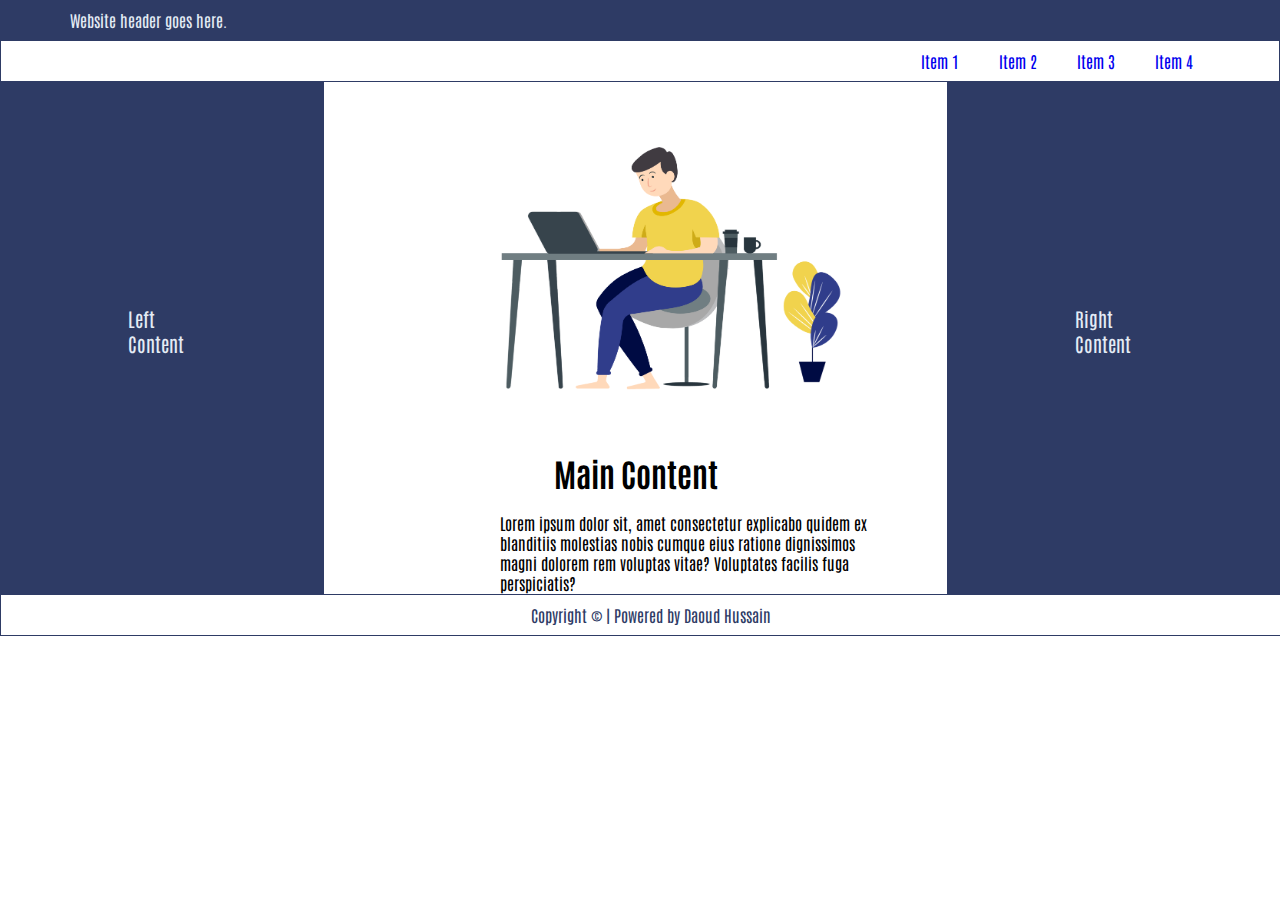
<file: Flex/index.html>
<!DOCTYPE html>
<html lang="en">
<head>
    <meta charset="UTF-8">
    <meta http-equiv="X-UA-Compatible" content="IE=edge">
    <meta name="viewport" content="width=device-width, initial-scale=1.0">
    <title>Flex Implementation</title>
    <link rel="stylesheet" href="style.css">
</head>
<body>
    <!-- Header Section -->
    <header>
        Website header goes here.
    </header>

    <!-- Navigation Menu -->
    <nav class="nav-container">
        <ul class="navbar">
            <a class="nav-items" href="#"><li>Item 1</li></a>
            <a class="nav-items" href="#"><li>Item 2</li></a>
            <a class="nav-items" href="#"><li>Item 3</li></a>
            <a class="nav-items" href="#"><li>Item 4</li></a>
        </ul>
    </nav>

    <!-- Main Body -->
    <div class="main-body">
        <section class="left">Left Content</section>
        <section class="main">
            <img class="image" src="Images/‫main-img.png">
            <h1 class="heading">Main Content</h1> <br>
            <div class="text">Lorem ipsum dolor sit, amet consectetur explicabo quidem ex blanditiis molestias nobis cumque eius ratione dignissimos magni dolorem rem voluptas vitae? Voluptates facilis fuga perspiciatis?</div>
        </section>
        <section class="right">Right Content</section>
    </div>

    <!-- Footer Section -->
    <footer>
        Copyright &copy | Powered by Daoud Hussain
    </footer>

</body>
</html>
</file>
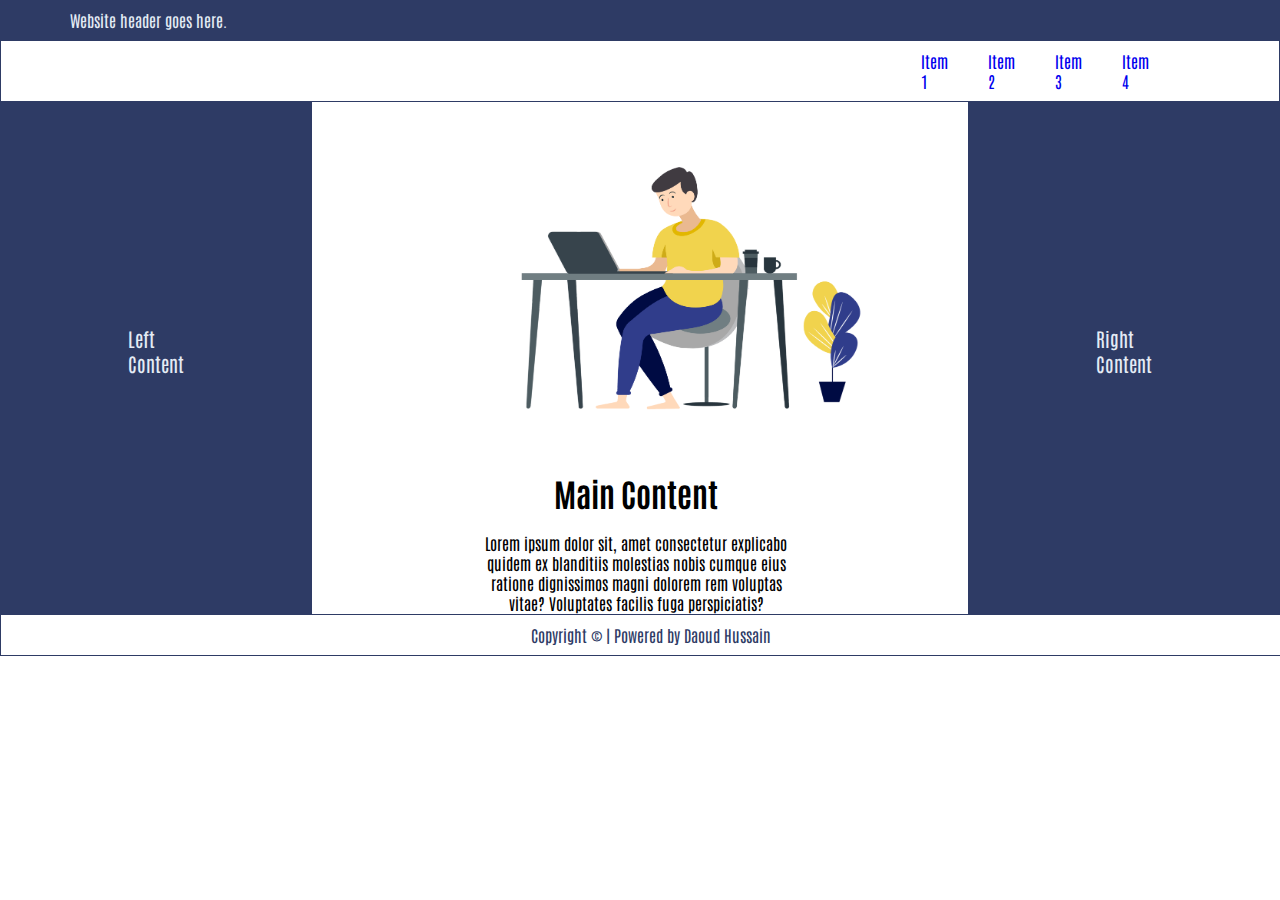
<file: Grid/index.html>
<!DOCTYPE html>
<html lang="en">
<head>
    <meta charset="UTF-8">
    <meta http-equiv="X-UA-Compatible" content="IE=edge">
    <meta name="viewport" content="width=device-width, initial-scale=1.0">
    <title>Grid Implementation</title>
    <link rel="stylesheet" href="style.css">
</head>
<body>
    <!-- Header Section -->
    <header>
        Website header goes here.
    </header>

    <!-- Navigation Menu -->
    <nav class="nav-container">
        <ul class="navbar">
            <a class="nav-items" href="#"><li>Item 1</li></a>
            <a class="nav-items" href="#"><li>Item 2</li></a>
            <a class="nav-items" href="#"><li>Item 3</li></a>
            <a class="nav-items" href="#"><li>Item 4</li></a>
        </ul>
    </nav>

    <!-- Main Body -->
    <div class="main-body">
        <section class="left">Left Content</section>
        <section class="main">
            <img class="image" src="Images/‫main-img.png">
            <h1 class="heading">Main Content</h1> <br>
            <div class="text">Lorem ipsum dolor sit, amet consectetur explicabo quidem ex blanditiis molestias nobis cumque eius ratione dignissimos magni dolorem rem voluptas vitae? Voluptates facilis fuga perspiciatis?</div>
        </section>
        <section class="right">Right Content</section>
    </div>

    <!-- Footer Section -->
    <footer>
        Copyright &copy | Powered by Daoud Hussain
    </footer>

</body>
</html>
</file>
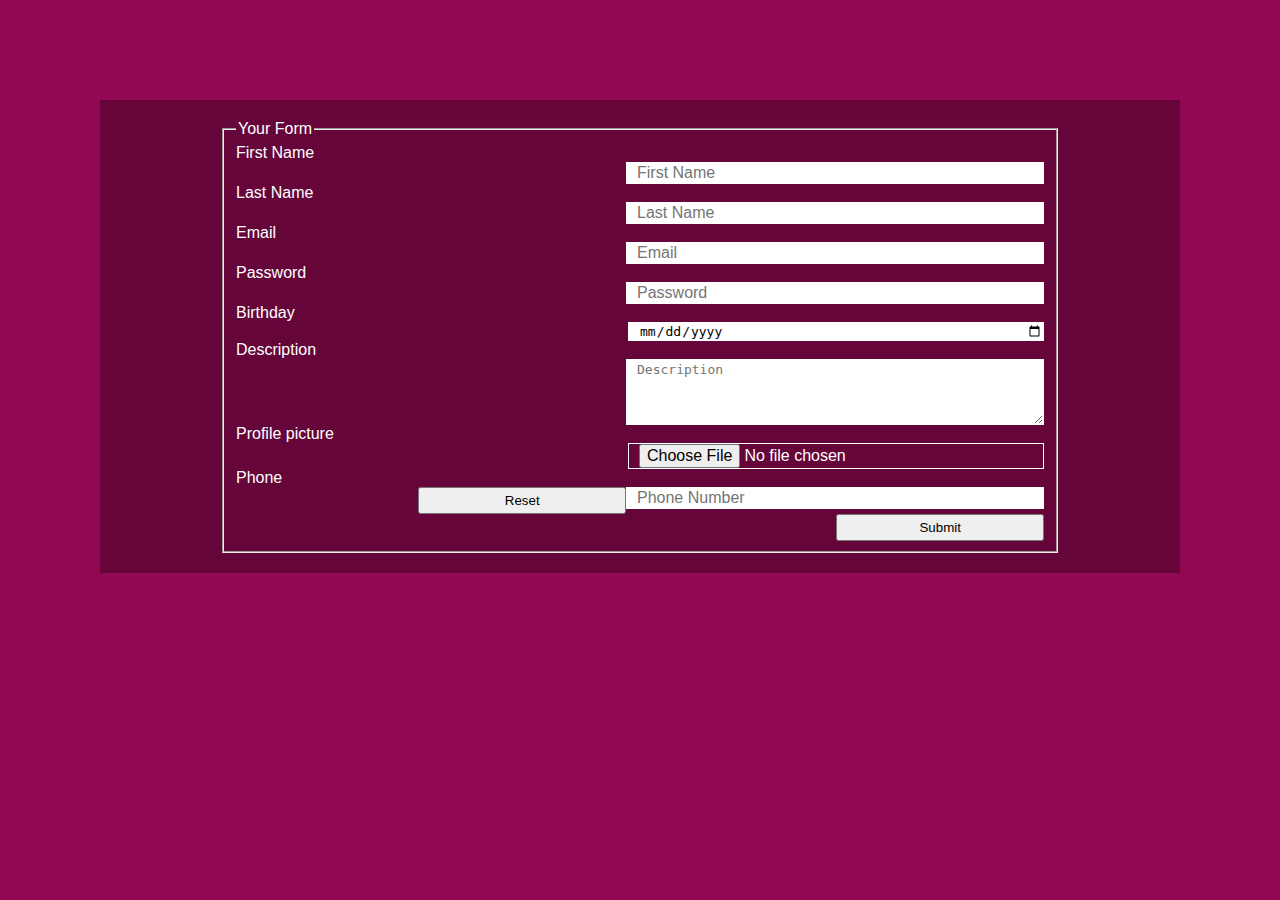
<file: forms.html>
<!DOCTYPE html>
<html lang="en">
<head>
    <meta charset="UTF-8">
    <meta http-equiv="X-UA-Compatible" content="IE=edge">
    <meta name="viewport" content="width=device-width, initial-scale=1.0">
    <title>Forms</title>
    <link rel="stylesheet" href="style.css">
</head>
<body>
    <form action="/index.html" method="POST">
        <fieldset>
            <legend >Your Form</legend>
            <label for="fname">First Name</label>
            <input type="text" placeholder="First Name"> <br>
            <label for="lname">Last Name</label> 
            <input type="text" placeholder="Last Name"> <br>
            <label for="email">Email</label> 
            <input type="email" placeholder="Email"> <br>
            <label for="password">Password</label> 
            <input type="password" placeholder="Password"> <br>
            <label for="birthday">Birthday</label> 
            <input type="date" name="birhday" id="birthday"> <br>
            <label for="description">Description</label> 
            <textarea name="description" id="description" placeholder="Description" cols="21" rows="4"></textarea> <br>
            <label>Profile picture</label>
            <input type="file"> <br>
            <label for="phone">Phone</label>
            <input type="tel" placeholder="Phone Number"> <br><br> <br><br><br>
            <!-- Radio Buttons -->
            <!-- <label>Gender</label> 
            <input type="radio" id="male" name="gender" value="Male">
            <label for="male">Male</label>
            <input type="radio" id="female" name="gender" value="Female">
            <label for="female">Female</label></b> <br> -->
            <!--Checkboxes -->
            <!-- <label>Skills</label>
            <input type="checkbox" name="HTML" value="HTML">
            <label for="HTML">HTML</label>
            <input type="checkbox" name="CSS" value="HTML">
            <label for="HTML">CSS</label>
            <input type="checkbox" name="Javascript" value="HTML">
            <label for="CSS">Javascript</label>
            <input type="checkbox" name="PHP" value="PHP">
            <label for="PHP">PHP</label><br><br> -->
            <br><input type="reset">
            <input type="submit">
        </fieldset>

    </form>
</body>
</html>
</file>
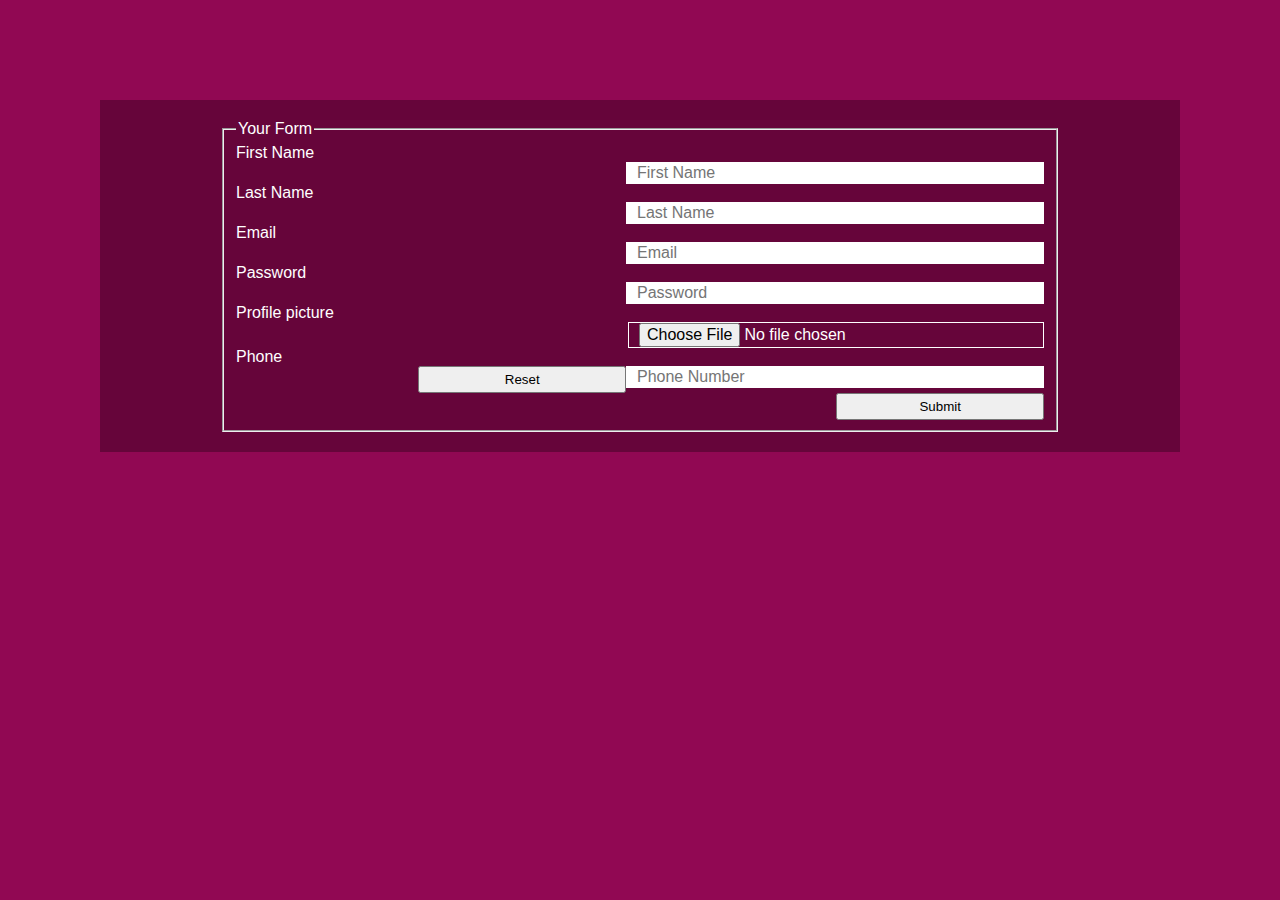
<file: Javascript Form Validations/forms.html>
<!DOCTYPE html>
<html lang="en">
<head>
    <meta charset="UTF-8">
    <meta http-equiv="X-UA-Compatible" content="IE=edge">
    <meta name="viewport" content="width=device-width, initial-scale=1.0">
    <title>Forms</title>
    <link rel="stylesheet" href="style.css">
</head>
<body>
    <form >
        <fieldset>
            <legend >Your Form</legend>
            <label for="fname">First Name</label>
            <input type="text" value="" name="fName" placeholder="First Name"> <br>
            <label for="lname">Last Name</label> 
            <input type="text" value="" name="lName" placeholder="Last Name"> <br>
            <label for="email">Email</label> 
            <input type="email" value="" name="email" placeholder="Email"> <br>
            <label for="password">Password</label> 
            <input type="password" placeholder="Password"> <br>
            <label>Profile picture</label>
            <input type="file"> <br>
            <label for="phone">Phone</label>
            <input type="tel" placeholder="Phone Number"> <br><br> <br><br><br>
            <!-- Radio Buttons -->
            <!-- <label>Gender</label> 
            <input type="radio" id="male" name="gender" value="Male">
            <label for="male">Male</label>
            <input type="radio" id="female" name="gender" value="Female">
            <label for="female">Female</label></b> <br> -->
            <!--Checkboxes -->
            <!-- <label>Skills</label>
            <input type="checkbox" name="HTML" value="HTML">
            <label for="HTML">HTML</label>
            <input type="checkbox" name="CSS" value="HTML">
            <label for="HTML">CSS</label>
            <input type="checkbox" name="Javascript" value="HTML">
            <label for="CSS">Javascript</label>
            <input type="checkbox" name="PHP" value="PHP">
            <label for="PHP">PHP</label><br><br> -->
            <br><input type="reset">
            <input onclick="validate(fName)" type="submit">
        </fieldset>

    </form>

    <!-- Javascript file  -->
    <script src="forms.js"></script>

</body>
</html>
</file>
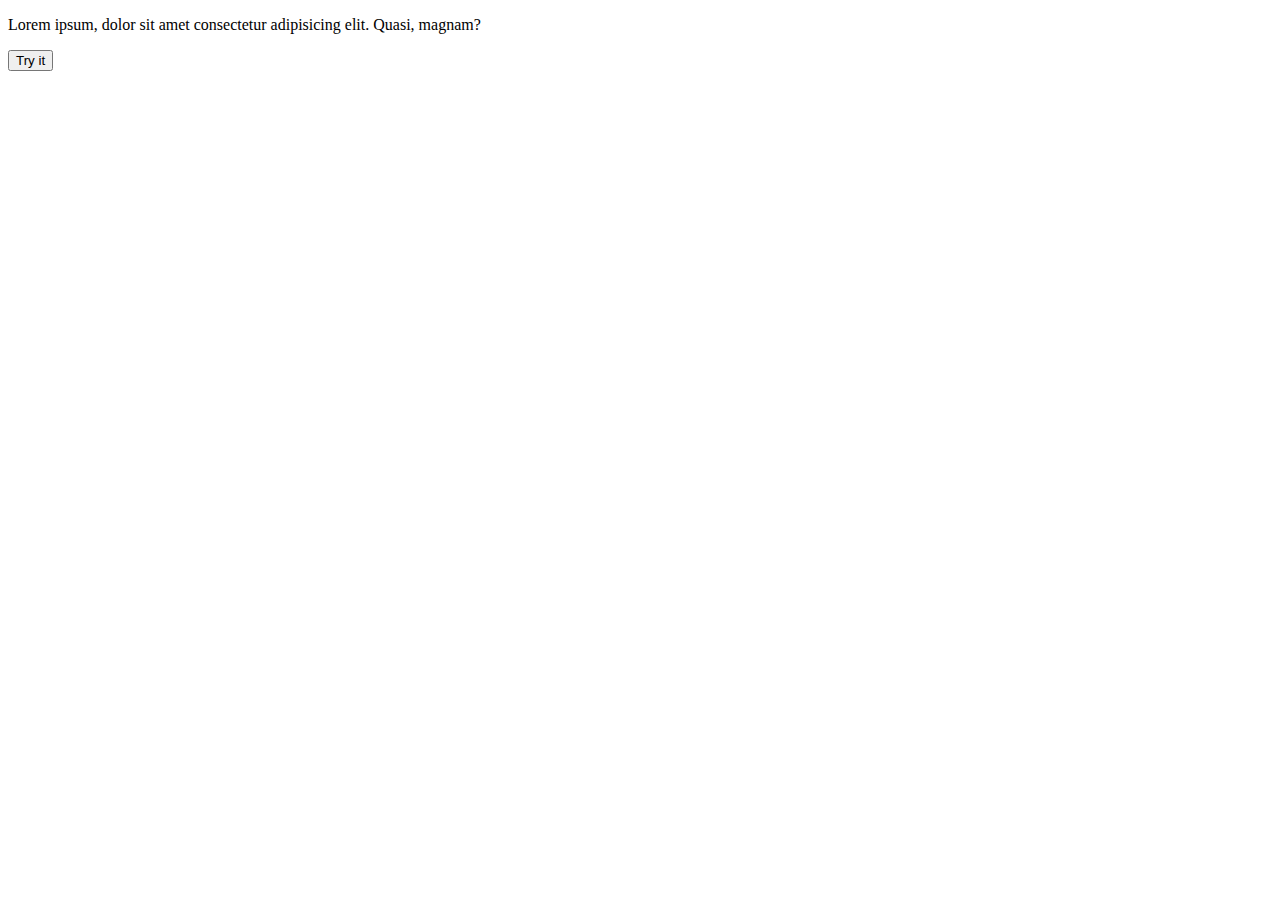
<file: Javascript Form Validations/stringValidations.html>
<!DOCTYPE html>
<html lang="en">
<head>
    <meta charset="UTF-8">
    <meta http-equiv="X-UA-Compatible" content="IE=edge">
    <meta name="viewport" content="width=device-width, initial-scale=1.0">
    <title>String Validations</title>
</head>
<body>
    <p id="demo">Lorem ipsum, dolor sit amet consectetur adipisicing elit. Quasi, magnam?</p>
    <button onclick="validate()">Try it</button>
</body>

<!-- Javascript goes here -->
<script src="stringValidations.js"></script>

</html>
</file>
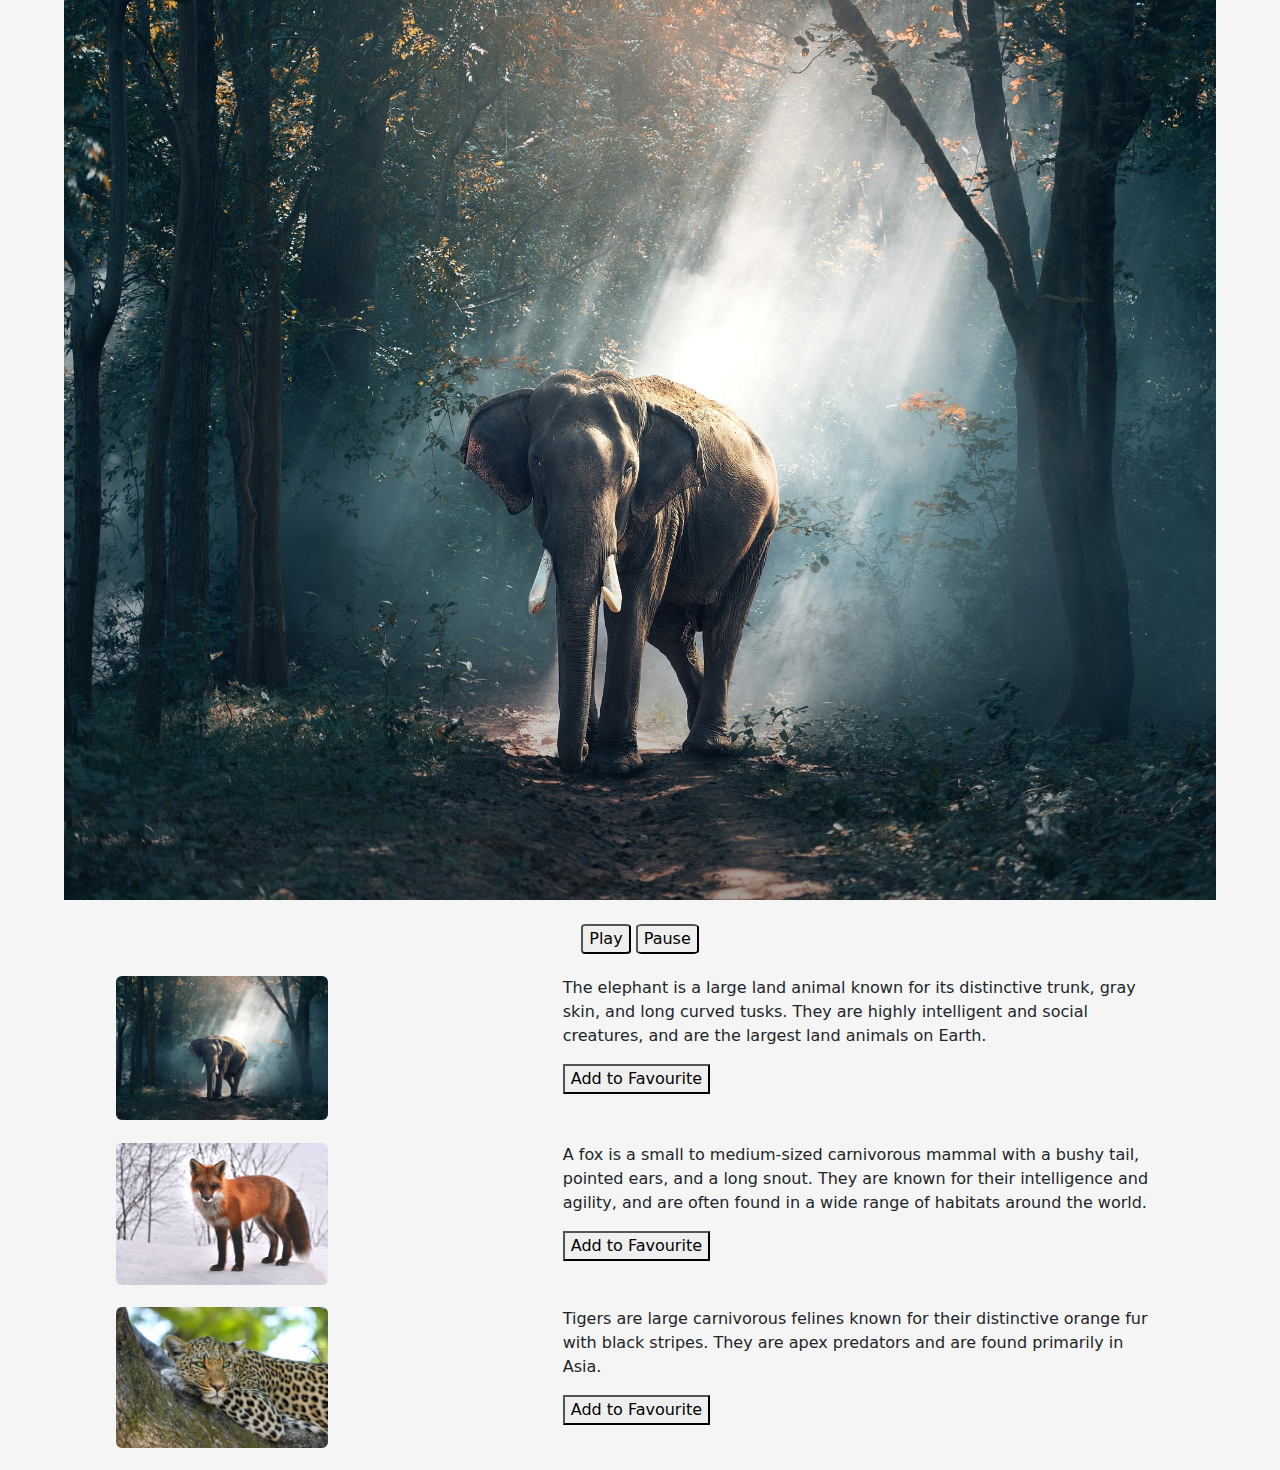
<file: Javascript Sliders/AutoImageSlider.html>
<!DOCTYPE html>
<html lang="en">

<head>
  <meta charset="UTF-8">
  <meta name="viewport" content="width=device-width, initial-scale=1.0">
  <meta http-equiv="X-UA-Compatible" content="ie=edge">
  <title>Image Slider</title>
  <link href="https://cdn.jsdelivr.net/npm/bootstrap@5.0.2/dist/css/bootstrap.min.css" rel="stylesheet" integrity="sha384-
EVSTQN3/azprG1Anm3QDgpJLIm9Nao0Yz1ztcQTwFspd3yD65VohhpuuCOmLASjC" crossorigin="anonymous">
  <style>
    .row {
      margin: 2%;
    }

    .favouritesHeading {
      color: #000;
    }
  </style>

</head>

<body style="background-color: whitesmoke;">


  <center>
    <img src="Images/img1.jpg" id="banner" alt="" style="height: 100vh; width: 90vw;">
    <br><br>
    <button style="border-radius: 10%;" onclick="play()">Play</button>
    <button style="border-radius: 10%;" onclick="pause()">Pause</button> <br>
    <h5 class="favouritesHeading" id="favourites"></h5>
  </center>

  <div class="container">

    <div class="row">
      <div class="col-lg-5">
        <img src="Images/img1.jpg" class="rounded float-start w-50" alt="...">
      </div>
      <div class="col-lg-7">
        <p>The elephant is a large land animal known for its distinctive trunk, gray skin, and long curved tusks. They are highly intelligent and social creatures, and are the largest land animals on Earth.</p>
        <button onclick="add_to_favourite('Elephant')">Add to Favourite</button>
      </div>
    </div>

    <div class="row">
      <div class="col-lg-5">
        <img src="Images/img2.jpg" class="rounded float-start w-50" alt="...">
      </div>
      <div class="col-lg-7">
        <p>A fox is a small to medium-sized carnivorous mammal with a bushy tail, pointed ears, and a long snout. They are known for their intelligence and agility, and are often found in a wide range of habitats around the world.</p>
        <button onclick="add_to_favourite('Fox')">Add to Favourite</button>
      </div>
    </div>

    <div class="row">
      <div class="col-lg-5">
        <img src="Images/img3.jpg" class="rounded float-start w-50" alt="...">
      </div>
      <div class="col-lg-7">
        <p>Tigers are large carnivorous felines known for their distinctive orange fur with black stripes. They are apex predators and are found primarily in Asia.</p>
        <button onclick="add_to_favourite('Tiger')">Add to Favourite</button>
      </div>
    </div>

  </div>

  <script>
    var count = 1; 
    var favourites = [];
    var interval_id = setInterval(change_img, 2000);
    function change_img() {
      count++; 
      if (count > 4) {
        count = 1;
      } 
      let source = "Images/img" + count + ".jpg"; 
      document.getElementById('banner').setAttribute('src', source);
    } 
    function play() {
      interval_id = setInterval(change_img, 2000);
    } 
    function pause() {
      clearInterval(interval_id);
    } 
    function add_to_favourite(item) {
      if (!favourites.includes(item)) {
        favourites.push(item);
        document.getElementById("favourites").innerHTML = "Your Favorites Animals are: "+ favourites; 
      }
    } 
  </script>

</body>

</html>
</file>
<file: Flex/style.css>
@import url('https://fonts.googleapis.com/css2?family=Antonio&display=swap');
*{
    margin: 0;
    padding: 0;
    font-family: 'Antonio', sans-serif;
}
body{
    overflow: hidden;

}
header{
    width: 100%;
    background-color: #2E3B65;
    color: #E4EBF5;
    padding: 10px;
    padding-left: 70px;
}

.nav-container{
    display: flex;   
    align-items: center;
    justify-content: space-between;
    flex-direction: row; 
    color: #2E3B65;
    border: 1px solid #2E3B65;
}

.navbar{
    display: flex;
    align-items: center;
    justify-content: space-between;
    padding: 10px;
    padding-left: 55rem;
}
.nav-items{
    padding-left: 40px;
    list-style: none;
    text-decoration: none;

}
.nav-items:hover{
    cursor: pointer;
}

.main-body{
    display: flex;
}

.left{
    float: left;
    height: 18rem;
    padding: 14rem 8rem 0 8rem;
    background-color: #2E3B65;
    color: #E4EBF5;
    font-size: larger;
}
.right{
    float: right;
    height: 18rem;
    padding: 14rem 8rem 0 8rem;
    background-color: #2E3B65;
    color: #E4EBF5;
    font-size: larger;
}
.main{
    width: 50%;
    padding: 0 4rem;
    /* background-color: royalblue; */
}
.image{
    padding-left: 4rem;
    height: 23rem;
    width: 25rem;
}
.text{
    padding-left: 7rem;
    max-height: 16rem;
    max-width: 25rem;
}
h1{
    /* padding-left: 4rem; */
    text-align: center;
}
footer{
    width: 100%;
    /* background-color: #2E3B65; */
    color: #2E3B65;
    padding: 10px;
    text-align: center;
    border: 1px solid #2E3B65;
}
</file>
<file: Grid/style.css>
@import url('https://fonts.googleapis.com/css2?family=Antonio&display=swap');
*{
    margin: 0;
    padding: 0;
    font-family: 'Antonio', sans-serif;
}
header{
    width: 100%;
    background-color: #2E3B65;
    color: #E4EBF5;
    padding: 10px;
    padding-left: 70px;
}

.nav-container{
    display: grid;   
    align-items: center;
    grid-template-columns: repeat(4, 1fr);
    color: #2E3B65;
    border: 1px solid #2E3B65;
}

.navbar{
    display: grid;
    grid-template-columns: repeat(4, 1fr);
    align-items: center;
    justify-content: space-between;
    padding: 10px;
    padding-left: 55rem;
}
.nav-items{
    padding-left: 40px;
    list-style: none;
    text-decoration: none;

}
.nav-items:hover{
    cursor: pointer;
}

.main-body{
    display: grid;
    grid-template-columns: repeat(3, 1fr);
}

.left{
    float: left;
    height: 18rem;
    padding: 14rem 8rem 0 8rem;
    background-color: #2E3B65;
    color: #E4EBF5;
    font-size: larger;
}
.right{
    float: right;
    height: 18rem;
    padding: 14rem 8rem 0 8rem;
    background-color: #2E3B65;
    color: #E4EBF5;
    font-size: larger;
}
.main{
    width: 50%;
    padding: 0 6rem;
    /* background-color: royalblue; */
    padding-left: 10rem;
}
.image{
    /* padding-left: 4rem; */
    height: 23rem;
    width: 25rem;
}
.text{
    /* padding-left: 7rem; */
    max-height: 16rem;
    max-width: 35rem;
    text-align: center;
}
h1{
    /* padding-left: 4rem; */
    text-align: center;
}
footer{
    width: 100%;
    /* background-color: #2E3B65; */
    color: #2E3B65;
    padding: 10px;
    text-align: center;
    border: 1px solid #2E3B65;
}
</file>
<file: style.css>
body{
    margin: 100px;
    background-color: rgb(145, 8, 83);

}
form {
    background-color: #0000004b;
    color: white;
    font-family: "Lucida Sans Unicode", "Lucida Grande", sans-serif;
    /* margin: 100px; */
    padding: 20px 120px 20px 120px;
}
form input[type="text"],
form input[type="tel"],
form input[type="email"],
form input[type="date"],
form input[type="password"],
form input[type="file"],
form textarea {
    float: right;
    width: 50%;
    border: 1px solid  #ffffff;
    font-size: medium;
    padding-left: 10px;
}
form label{
    float: left;
    width: 50%;
}
form input[type="submit"],
form input[type="reset"]{
    float: right;
    width: 25.7%;
    padding: 0.3em;
    /* padding-left: 10px; */

}
</file>
<file: Javascript Form Validations/style.css>
body{
    margin: 100px;
    background-color: rgb(145, 8, 83);

}
form {
    background-color: #0000004b;
    color: white;
    font-family: "Lucida Sans Unicode", "Lucida Grande", sans-serif;
    /* margin: 100px; */
    padding: 20px 120px 20px 120px;
}
form input[type="text"],
form input[type="tel"],
form input[type="email"],
form input[type="date"],
form input[type="password"],
form input[type="file"],
form textarea {
    float: right;
    width: 50%;
    border: 1px solid  #ffffff;
    font-size: medium;
    padding-left: 10px;
}
form label{
    float: left;
    width: 50%;
}
form input[type="submit"],
form input[type="reset"]{
    float: right;
    width: 25.7%;
    padding: 0.3em;
    /* padding-left: 10px; */

}
</file>
